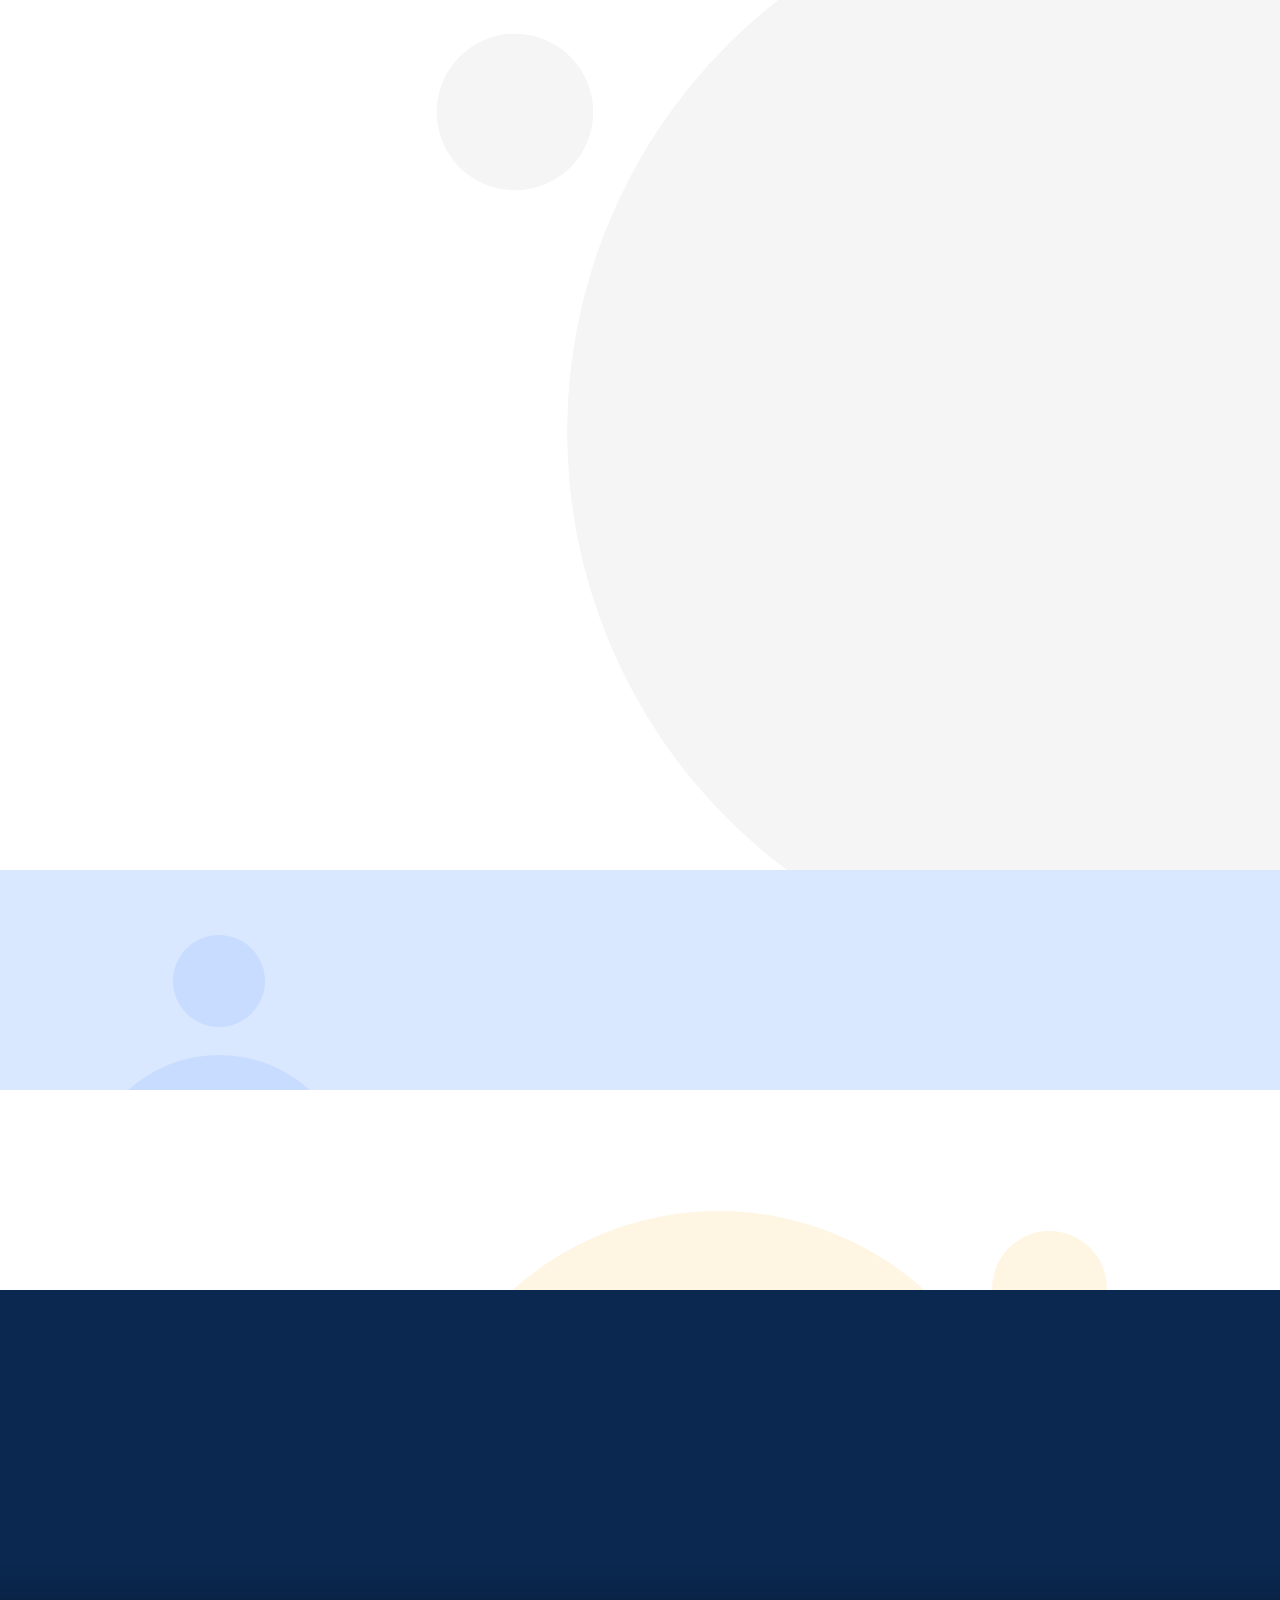
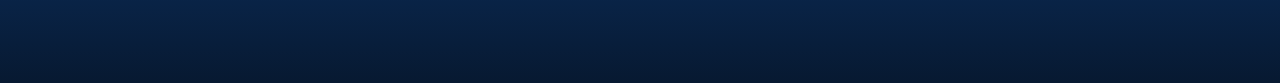
<file: index.html>
<!DOCTYPE html>
<html lang="en">
  <head>
    <meta charset="UTF-8" />
    <meta name="viewport" content="width=device-width, initial-scale=1.0" />
    <title>Coffee Shop</title>
    <meta name="author" content="Caimen Gliessner" />
    <meta name="keywords" content="HTML, CSS" />
    <link rel="stylesheet" href="./pages/index.css" />
    <link rel="stylesheet" href="./vendor/normalize.css" />
    <link rel="shortcut icon" href="favicon.ico" type="image/x-icon" />
    <link rel="preconnect" href="https://fonts.googleapis.com" />
    <link rel="preconnect" href="https://fonts.gstatic.com" crossorigin />
    <link
      href="https://fonts.googleapis.com/css2?family=Inter:ital,opsz,wght@0,14..32,100..900;1,14..32,100..900&family=Noto+Serif:ital,wght@0,100..900;1,100..900&display=swap"
      rel="stylesheet"
    />
  </head>
  <body>
    <div class="page">
      <header class="header"></header>
      <main class="content">
        <section class="recipies"></section>
        <section class="reservation"></section>
        <section class="menu"></section>
        <section class="about"></section>
      </main>
      <footer class="footer"></footer>
    </div>
  </body>
</html>
</file>
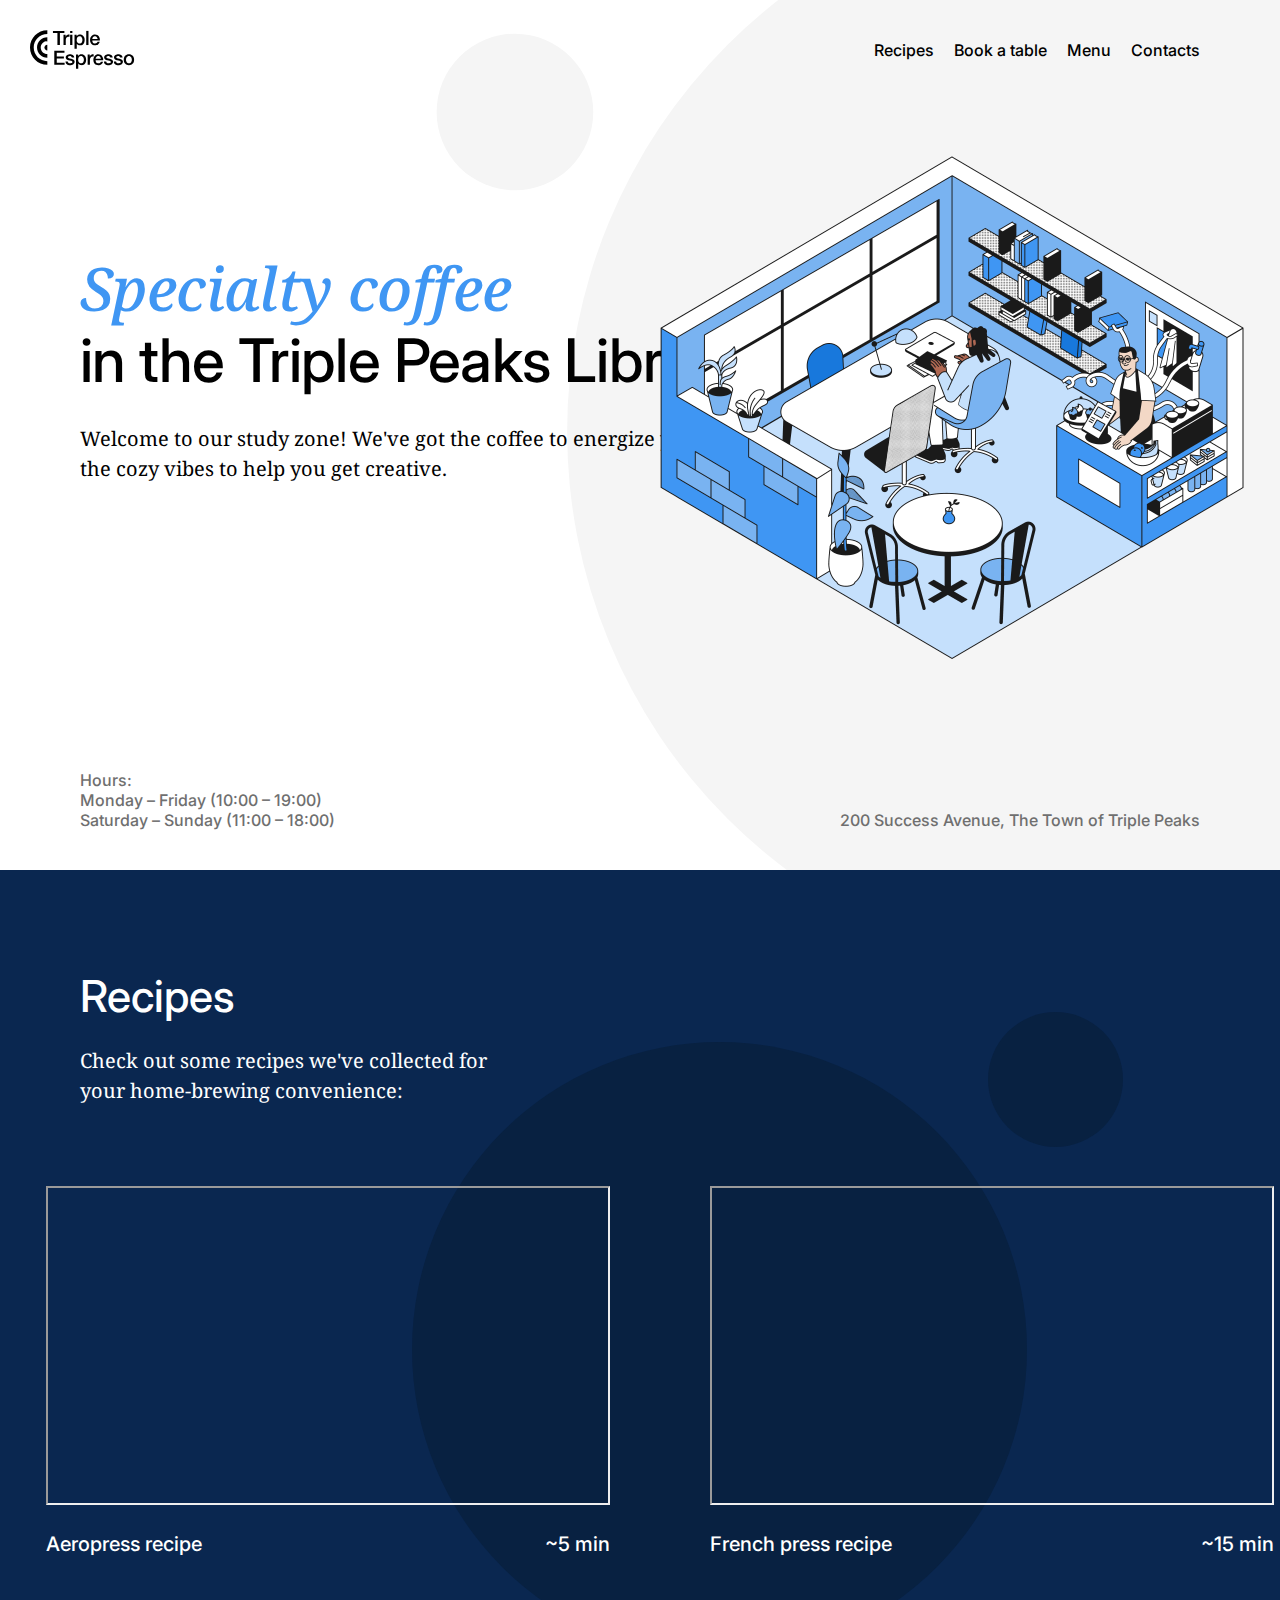
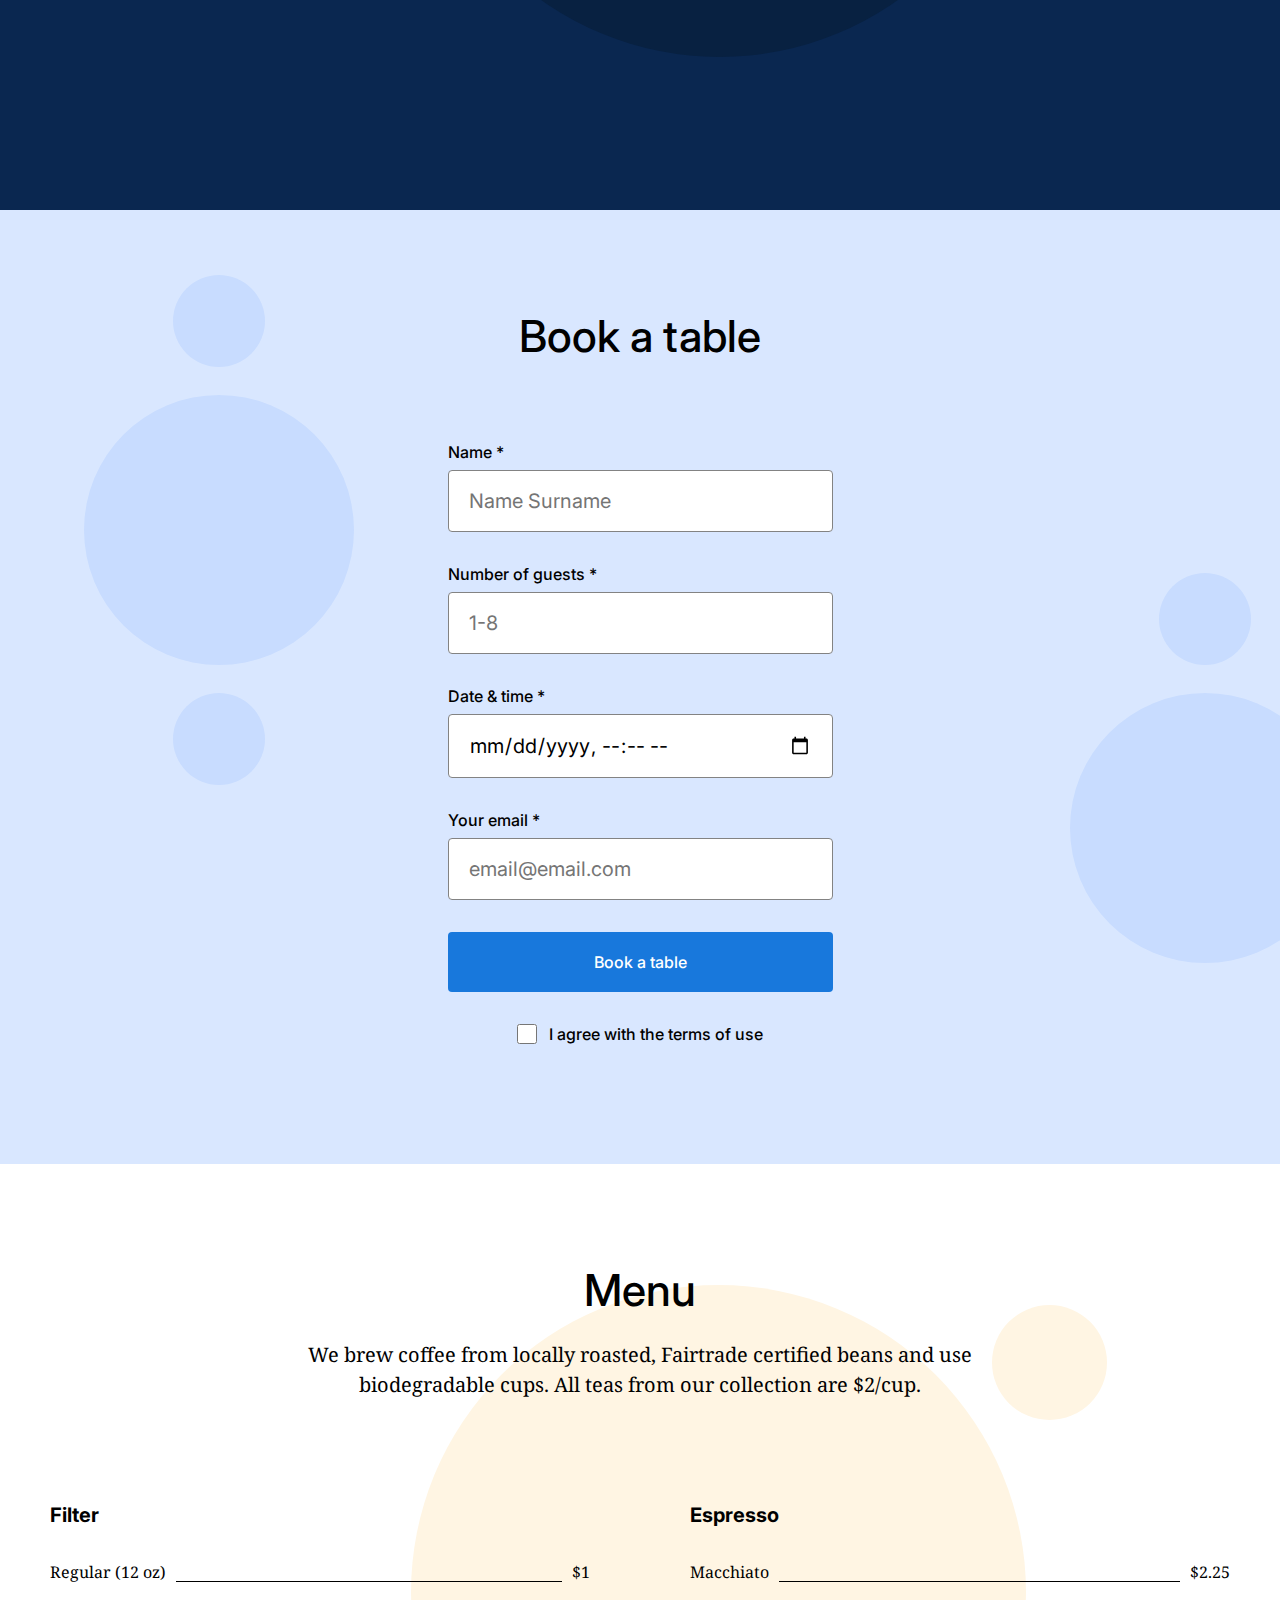
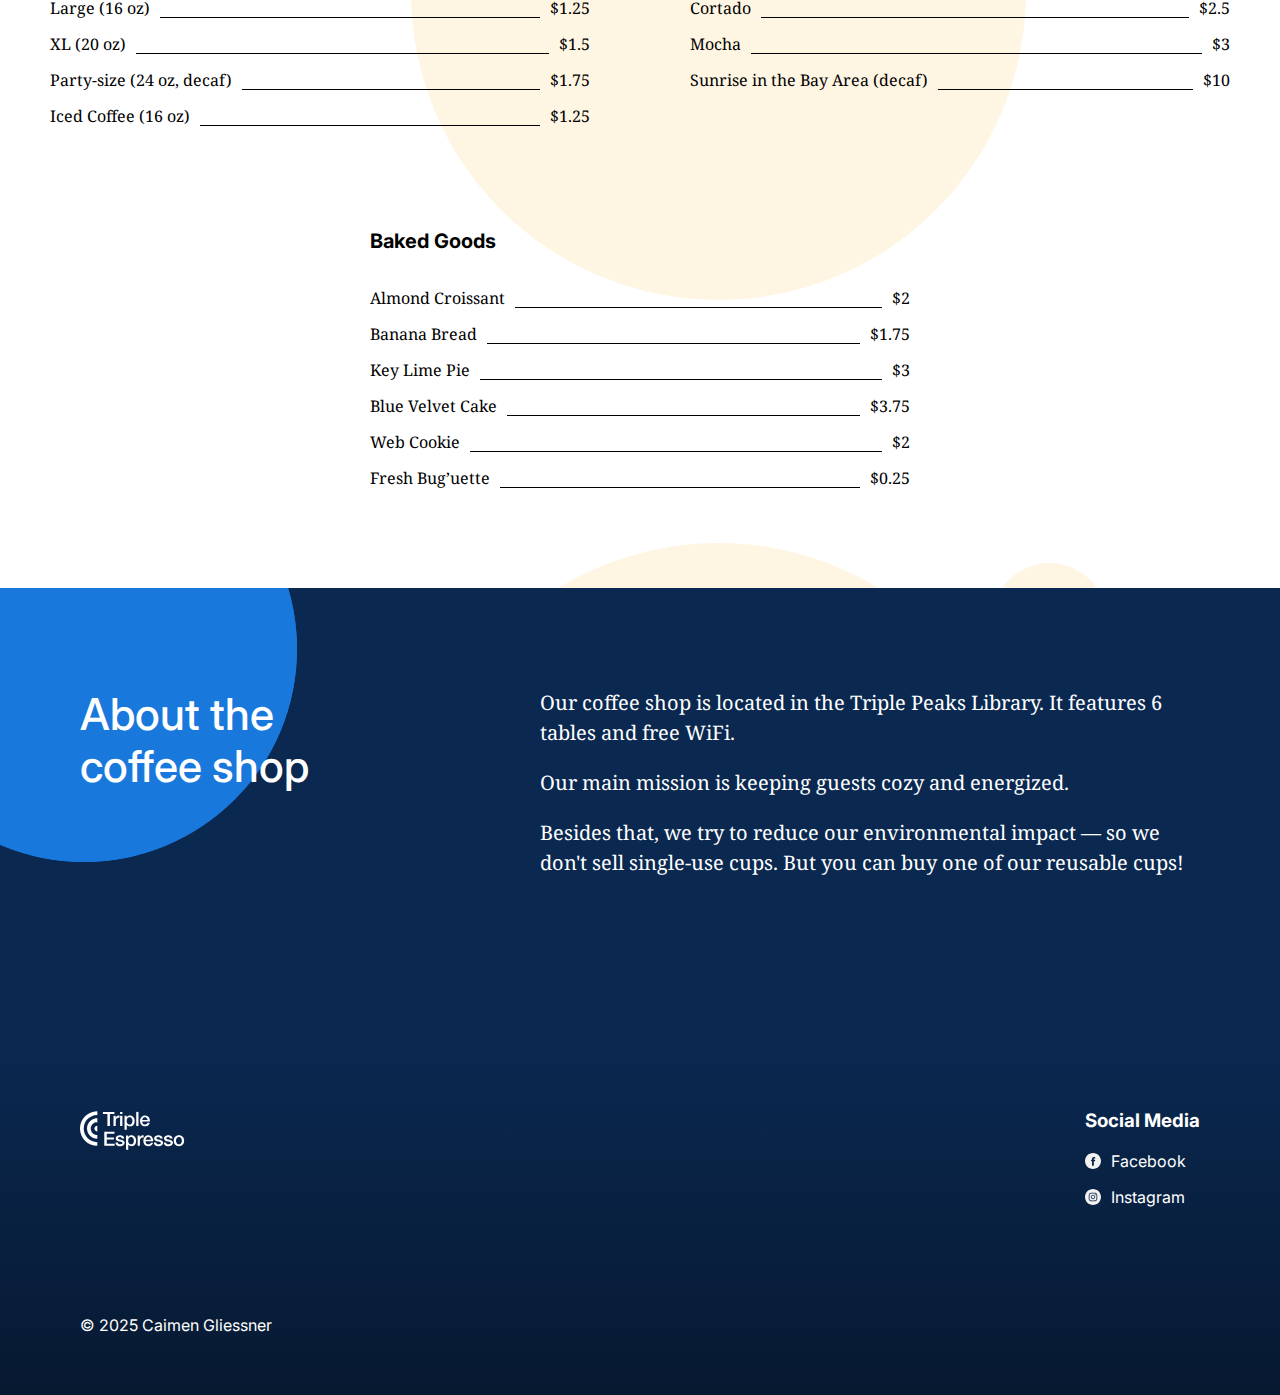
<file: images/index.html>
<!DOCTYPE html>
<html lang="en">
  <head>
    <meta charset="UTF-8" />
    <meta name="viewport" content="width=device-width, initial-scale=1.0" />
    <meta name="description" content="Coffee Shop Landing Page" />
    <meta name="author" content="Caimen Gliessner" />
    <meta name="keywords" content="HTML, CSS" />
    <link rel="stylesheet" href="./pages/index.css" />
    <link rel="shortcut icon" href="favicon.ico" type="image/x-icon" />
    <link rel="preconnect" href="https://fonts.googleapis.com" />
    <link rel="preconnect" href="https://fonts.gstatic.com" crossorigin />
    <link
      href="https://fonts.googleapis.com/css2?family=Inter:ital,opsz,wght@0,14..32,100..900;1,14..32,100..900&family=Noto+Serif:ital,wght@0,100..900;1,100..900&display=swap"
      rel="stylesheet"
    />
    <title>Coffee Shop</title>
  </head>
  <body>
    <div class="page">
      <header class="header">
        <nav class="nav">
          <img
            src="./images/logo_coffeeshop_dark.svg"
            alt="Triple Peaks Coffee Shop Logo"
            class="nav__logo"
          />
          <ul class="nav__links">
            <li>
              <a href="#recipes" class="nav__link">Recipes</a>
            </li>
            <li>
              <a href="#book-a-table" class="nav__link">Book a table</a>
            </li>
            <li>
              <a href="#menu" class="nav__link">Menu</a>
            </li>
            <li>
              <a href="#contacts" class="nav__link">Contacts</a>
            </li>
          </ul>
        </nav>
        <h1 class="header__title">
          <span class="header__span-accent">Specialty coffee</span>in the Triple
          Peaks Library
        </h1>
        <p class="header__description">
          Welcome to our study zone! We've got the coffee to energize you and
          the cozy vibes to help you get creative.
        </p>
        <img
          src="./images/inside_coffee_shop.png"
          alt="Illustration of a Coffee Shop"
          class="header__image"
        />
        <div class="header__footer">
          <div>
            <p class="header__paragraph">Hours:</p>
            <p class="header__paragraph">Monday – Friday (10:00 – 19:00)</p>
            <p class="header__paragraph">Saturday – Sunday (11:00 – 18:00)</p>
          </div>
          <p class="header__paragraph">
            200 Success Avenue, The Town of Triple Peaks
          </p>
        </div>
      </header>
      <main class="content">
        <section id="recipes" class="recipes">
          <h2 class="recipes__title">Recipes</h2>
          <p class="recipes__subtitle">
            Check out some recipes we've collected for<br />your home-brewing
            convenience:
          </p>
          <ul class="recipes__videos">
            <li>
              <iframe
                class="recipes__iframe"
                width="560"
                height="315"
                src="https://www.youtube.com/embed/j6VlT_jUVPc?si=2woYCv8mFJrUqbtE"
                title="YouTube video player"
                allow="accelerometer; autoplay; clipboard-write; encrypted-media; gyroscope; picture-in-picture; web-share"
                referrerpolicy="strict-origin-when-cross-origin"
                allowfullscreen
              ></iframe>
              <p class="recipes__video-caption">
                <span>Aeropress recipe</span><span>~5 min</span>
              </p>
            </li>
            <li>
              <iframe
                class="recipes__iframe"
                width="560"
                height="315"
                src="https://www.youtube.com/embed/st571DYYTR8?si=-4F1iLf2T-beADC4"
                title="YouTube video player"
                allow="accelerometer; autoplay; clipboard-write; encrypted-media; gyroscope; picture-in-picture; web-share"
                referrerpolicy="strict-origin-when-cross-origin"
                allowfullscreen
              ></iframe>
              <p class="recipes__video-caption">
                <span>French press recipe</span><span>~15 min</span>
              </p>
            </li>
          </ul>
        </section>
        <section id="book-a-table" class="reservation">
          <h2 class="reservation__title">Book a table</h2>
          <form class="reservation__form form">
            <fieldset class="form__fieldset">
              <label for="name-input" class="form__label">
                Name *
                <input
                  class="form__input"
                  id="name-input"
                  type="text"
                  placeholder="Name Surname"
                  required
                />
              </label>
              <label for="guests-input" class="form__label">
                Number of guests *
                <input
                  class="form__input"
                  id="guests-input"
                  type="number"
                  min="1"
                  max="8"
                  placeholder="1-8"
                  required
                />
              </label>
              <label for="date-input" class="form__label">
                Date & time *
                <input
                  class="form__input"
                  id="date-input"
                  type="datetime-local"
                  required
                />
              </label>
              <label for="email-input" class="form__label">
                Your email *
                <input
                  class="form__input"
                  id="email-input"
                  type="email"
                  placeholder="email@email.com"
                  required
                />
              </label>
            </fieldset>
            <button class="form__button">Book a table</button>
            <label
              for="terms-input"
              class="form__label form__label_type_checkbox"
            >
              <input
                class="form__checkbox"
                id="terms-input"
                type="checkbox"
                required
              />
              I agree with the terms of use
            </label>
          </form>
        </section>
        <section id="menu" class="menu">
          <h2 class="menu__title">Menu</h2>
          <p class="menu__subtitle">
            We brew coffee from locally roasted, Fairtrade certified beans and
            use biodegradable cups. All teas from our collection are $2/cup.
          </p>
          <ul class="menu__cards">
            <li class="card">
              <h3 class="card__title">Filter</h3>
              <ul class="card__list">
                <li class="card__list-item">
                  Regular (12 oz) <span class="card__list-divider"></span> $1
                </li>
                <li class="card__list-item">
                  Large (16 oz) <span class="card__list-divider"></span> $1.25
                </li>
                <li class="card__list-item">
                  XL (20 oz) <span class="card__list-divider"></span> $1.5
                </li>
                <li class="card__list-item">
                  Party-size (24 oz, decaf)
                  <span class="card__list-divider"></span> $1.75
                </li>
                <li class="card__list-item">
                  Iced Coffee (16 oz)<span class="card__list-divider"></span>
                  $1.25
                </li>
              </ul>
            </li>
            <li class="card">
              <h3 class="card__title">Espresso</h3>
              <ul class="card__list">
                <li class="card__list-item">
                  Macchiato <span class="card__list-divider"></span> $2.25
                </li>
                <li class="card__list-item">
                  Cortado <span class="card__list-divider"></span> $2.5
                </li>
                <li class="card__list-item">
                  Mocha <span class="card__list-divider"></span> $3
                </li>
                <li class="card__list-item">
                  Sunrise in the Bay Area (decaf)
                  <span class="card__list-divider"></span> $10
                </li>
              </ul>
            </li>
            <li class="card">
              <h3 class="card__title">Baked Goods</h3>
              <ul class="card__list">
                <li class="card__list-item">
                  Almond Croissant <span class="card__list-divider"></span> $2
                </li>
                <li class="card__list-item">
                  Banana Bread <span class="card__list-divider"></span> $1.75
                </li>
                <li class="card__list-item">
                  Key Lime Pie <span class="card__list-divider"></span> $3
                </li>
                <li class="card__list-item">
                  Blue Velvet Cake
                  <span class="card__list-divider"></span> $3.75
                </li>
                <li class="card__list-item">
                  Web Cookie <span class="card__list-divider"></span> $2
                </li>
                <li class="card__list-item">
                  Fresh Bug’uette <span class="card__list-divider"></span> $0.25
                </li>
              </ul>
            </li>
          </ul>
        </section>
        <section class="about">
          <h2 class="about__title">About the coffee shop</h2>
          <div class="about__content">
            <p class="about__paragraph">
              Our coffee shop is located in the Triple Peaks Library. It
              features 6 tables and free WiFi.
            </p>
            <p class="about__paragraph">
              Our main mission is keeping guests cozy and energized.
            </p>
            <p class="about__paragraph">
              Besides that, we try to reduce our environmental impact — so we
              don't sell single-use cups. But you can buy one of our reusable
              cups!
            </p>
          </div>
          <div class="about__circle"></div>
          <div class="about__circle about__circle_animation_blurred"></div>
        </section>
      </main>
      <footer id="contacts" class="footer">
        <div class="footer__content">
          <img
            src="./images/logo_coffeeshop_light.svg"
            alt="Triple Espresso Logo"
            class="footer__logo"
          />
          <div class="footer__column">
            <h3 class="footer__column-heading">Social Media</h3>
            <ul class="footer__list">
              <li class="list-item">
                <a href="#" class="footer__social-link"
                  ><img
                    src="./images/facebook_white.svg"
                    alt="Facebook Icon"
                    class="footer__social-icon"
                  />Facebook</a
                >
              </li>
              <li class="list-item">
                <a href="#" class="footer__social-link"
                  ><img
                    src="./images/instagram_white.svg"
                    alt="Instagram Icon"
                    class="footer__social-icon"
                  />Instagram</a
                >
              </li>
            </ul>
          </div>
        </div>
        <p class="footer__copyright">&copy; 2025 Caimen Gliessner</p>
      </footer>
    </div>
  </body>
</html>
</file>
<file: pages/index.css>
@import url(../vendor/normalize.css);
@import url(../blocks/page.css);
@import url(../blocks/header.css);
@import url(../blocks/nav.css);
@import url(../blocks/recipes.css);
@import url(../blocks/reservation.css);
@import url(../blocks/form.css);
@import url(../blocks/menu.css);
@import url(../blocks/card.css);
@import url(../blocks/about.css);
@import url(../blocks/footer.css);
</file>
<file: images/pages/index.css>
@import url(../vendor/normalize.css);
@import url(../blocks/page.css);
@import url(../blocks/header.css);
@import url(../blocks/nav.css);
@import url(../blocks/recipes.css);
@import url(../blocks/reservation.css);
@import url(../blocks/form.css);
@import url(../blocks/menu.css);
@import url(../blocks/card.css);
@import url(../blocks/about.css);
@import url(../blocks/footer.css);
</file>
